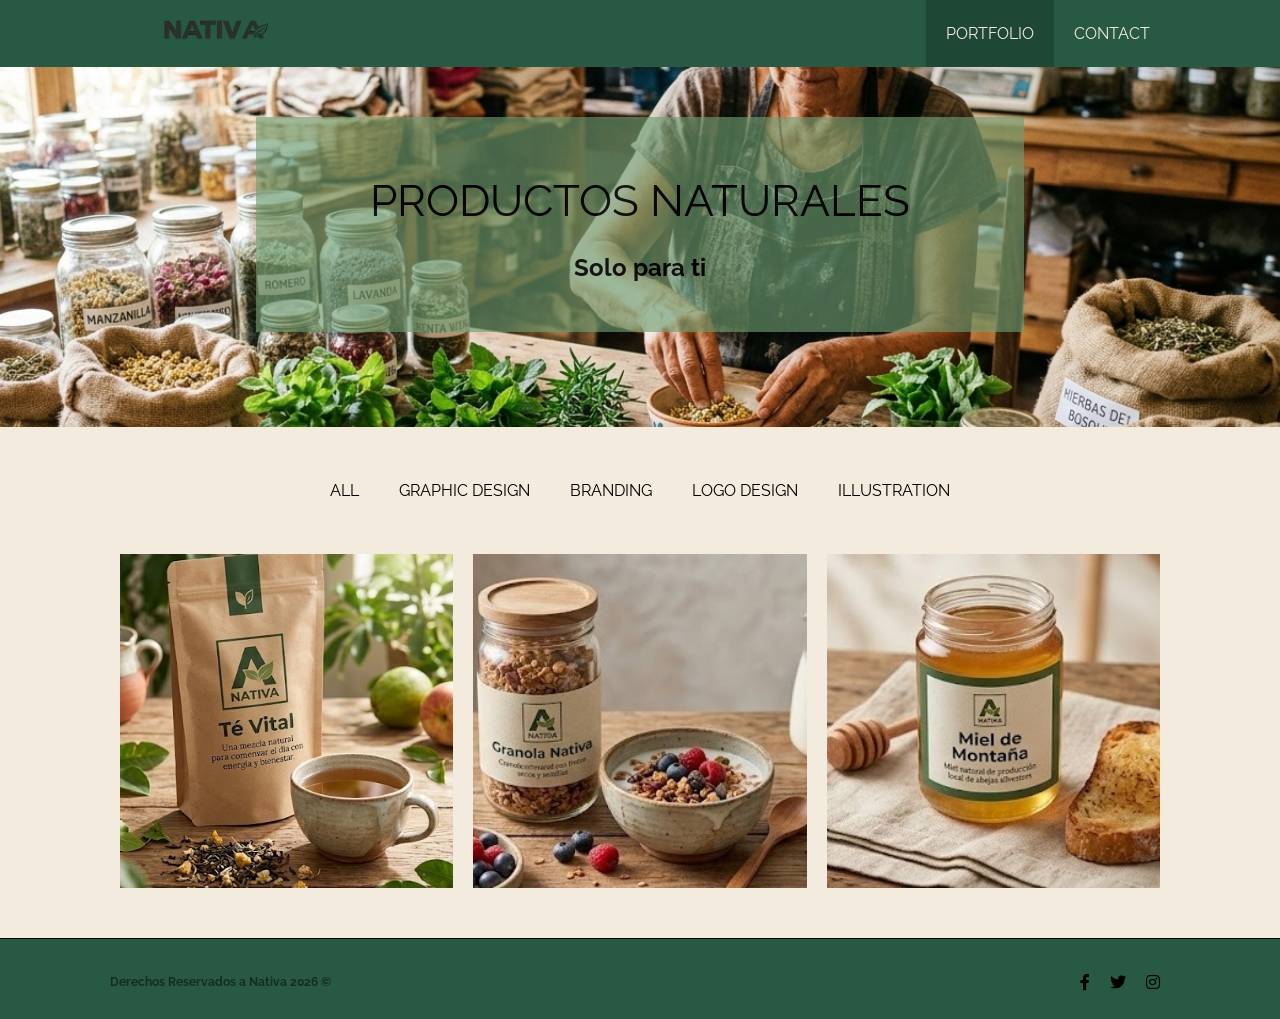
<file: index.html>
<!DOCTYPE html>
<html lang="en">
<head>
  <meta charset="UTF-8">
  <meta name="viewport" content="width=device-width, initial-scale=1.0">
  <link href="https://fonts.googleapis.com/css2?family=Raleway:wght@400;700&display=swap" rel="stylesheet">
  <link rel="stylesheet" href="https://use.fontawesome.com/releases/v5.6.1/css/all.css" integrity="sha384-gfdkjb5BdAXd+lj+gudLWI+BXq4IuLW5IT+brZEZsLFm++aCMlF1V92rMkPaX4PP" crossorigin="anonymous">
  <link rel="stylesheet" href="css/style.css">
  <link rel="stylesheet" media="screen and (max-width: 768px)" href="css/mobile.css">
  <title>Nativa</title>
</head>
<body>
  <header>
    <nav id="navbar">
      <div class="container" >
        <a href="index.html">
        <img src="img/Logo-NATIVA.png" alt="" >
        </a>
        <ul id="main-nav" class="txt-btn">
          <li><a class="current" href="index.html">Portfolio</a></li>
          <li><a href="contact.html">Contact</a></li>
        </ul>
      </div>
    </nav>

    <div id="showcase-home">
      <div class="showcase-banner">
        <h1 class="subpage">Productos Naturales</h1>
        <p class="large">Solo para ti</p>
      </div>
    </div>

  </header>

<section id="portfolio">
  <div class="container">

    <div class="portfolio-nav">
      <ul class="txt-btn">
        <li><a href="#">All</a></li>
        <li><a href="#">Graphic Design</a></li>
        <li><a href="#">Branding</a></li>
        <li><a href="#">Logo Design</a></li>
        <li><a href="#">Illustration</a></li>
      </ul>
    </div>

    <div class="portfolio-content">

      <div class="box">
        <a href="portfolio-1.html">
          <img src="img/portfolio/1-Te-Vital.jpeg" alt="Te Vital">
        </a>
      </div>

      <div class="box">
        <a href="portfolio-2.html">
          <img src="img/portfolio/2-Granola-Nativa.jpeg" alt="Granola Nativa">
        </a>
      </div>

      <div class="box">
        <a href="portfolio-3.html">
          <img src="img/portfolio/3-Miel-de-Montaña.jpeg" alt="Miel de Montaña">
        </a>
      </div>

    </div>

    <div class="portfolio-content">

    </div>

  </div>
</section>


  <hr>

  <footer id="main-footer">
    <div class="container">
      <p class="small">Derechos Reservados a Nativa 2026 &copy;</p>
      <!-- <div class="social"> -->
        <ul>
          <li><a href="https://www.facebook.com/iandyx24" target="_blank"><i class="fab fa-facebook-f"></i></a></li>
          <li><a href="https://x.com/AndresOviedo130" target="_blank"><i class="fab fa-twitter"></i></a></li>
          <li><a href="https://www.instagram.com/iandyx24/?hl=es" target="_blank"><i class="fab fa-instagram"></i></a></li>
        </ul>
      <!-- </div> -->
    </div>
  </footer>

</body>
</html>
</file>
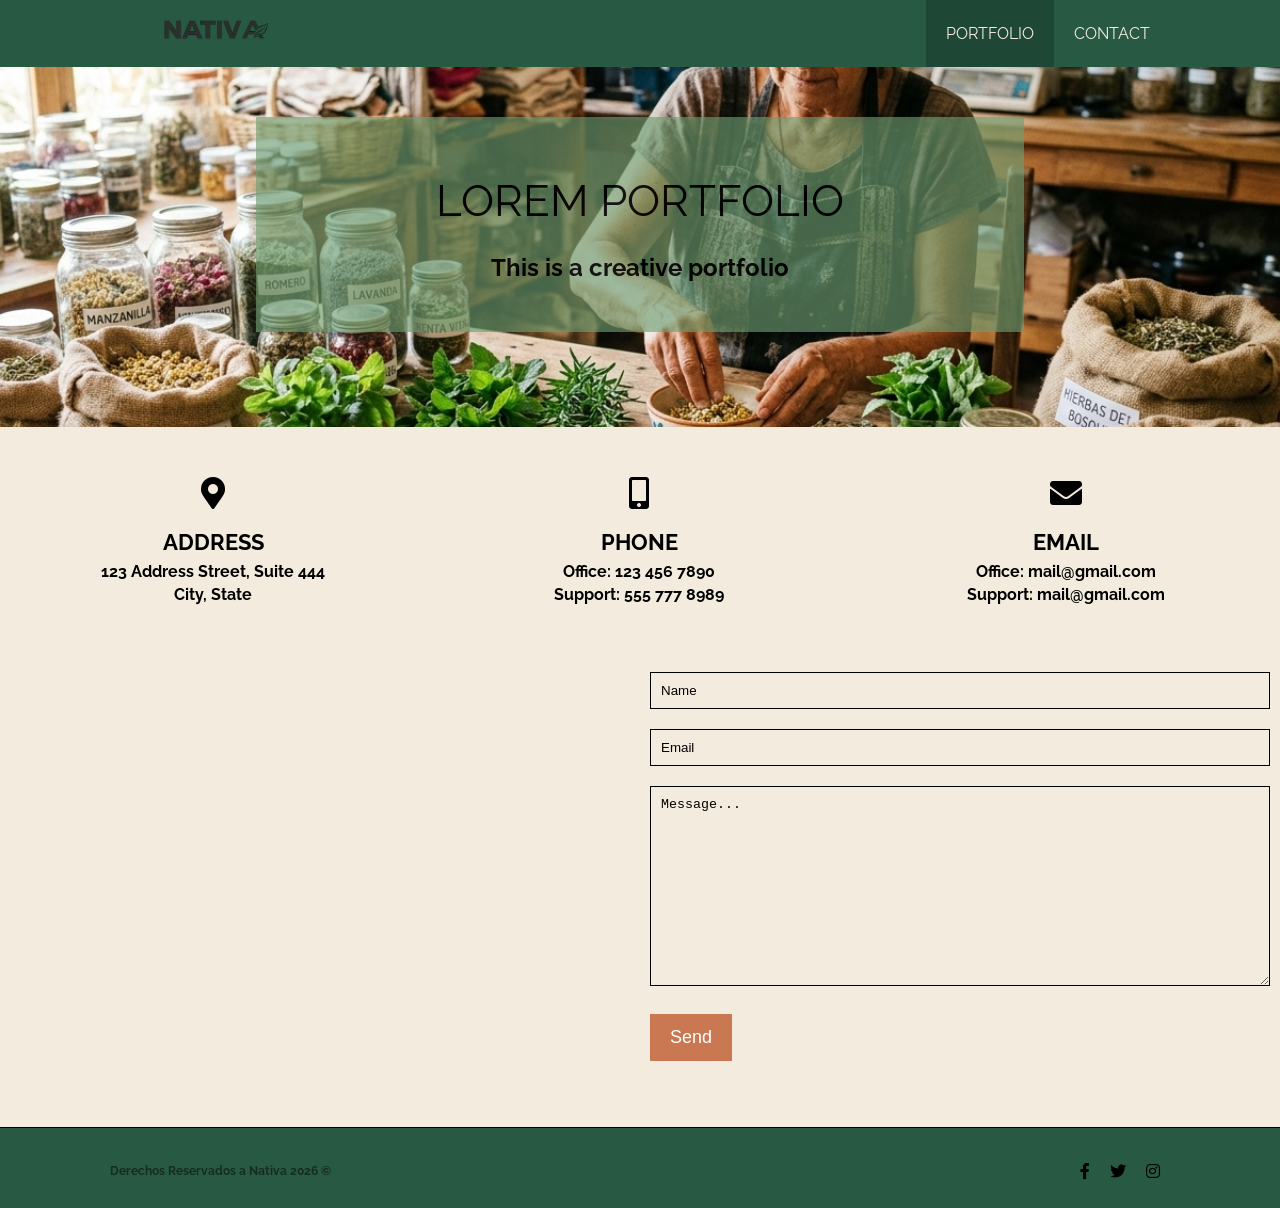
<file: contact.html>
<!DOCTYPE html>
<html lang="en">
<head>
  <meta charset="UTF-8">
  <meta name="viewport" content="width=device-width, initial-scale=1.0">
  <link href="https://fonts.googleapis.com/css2?family=Raleway:wght@400;700&display=swap" rel="stylesheet">
  <link rel="stylesheet" href="https://use.fontawesome.com/releases/v5.6.1/css/all.css" integrity="sha384-gfdkjb5BdAXd+lj+gudLWI+BXq4IuLW5IT+brZEZsLFm++aCMlF1V92rMkPaX4PP" crossorigin="anonymous">
  <link rel="stylesheet" href="css/style.css">
  <link rel="stylesheet" media="screen and (max-width: 768px)" href="css/mobile.css">
  <title>Nativa</title>
</head>
<body>
  <header>
    <nav id="navbar">
      <div class="container" >
        <a href="index.html">
        <img src="img/Logo-NATIVA.png" alt="" >
        </a>
        <ul id="main-nav" class="txt-btn">
          <li><a class="current" href="index.html">Portfolio</a></li>
          <li><a href="contact.html">Contact</a></li>
        </ul>
      </div>
    </nav>

    <div id="showcase-home">
      <div class="showcase-banner">
        <h1 class="subpage">Lorem Portfolio</h1>
        <p class="large">This is a creative portfolio</p>
      </div>
    </div>

  </header>


  <section id="contact">
    <div class="box-contact-features">
      <i class="fas fa-map-marker-alt fa-2x"></i>
      <h4>Address</h4>
      <p>123 Address Street, Suite 444</p>
      <p>City, State</p>
    </div>
    <div class="box-contact-features">
      <i class="fas fa-mobile-alt fa-2x"></i>
      <h4>Phone</h4>
      <p>Office: 123 456 7890</p>
      <p>Support: 555 777 8989</p>
    </div>
    <div class="box-contact-features">
      <i class="fas fa-envelope fa-2x"></i>
      <h4>Email</h4>
      <p>Office: mail@gmail.com</p>
      <p>Support: mail@gmail.com</p>
    </div>
    <div class="features-contact">
      <div class="box-form">
        <iframe src="
https://maps.google.com/maps?width=600&amp;height=400&amp;hl=en&amp;q=Soledad&amp;t=&amp;z=14&amp;ie=UTF8&amp;iwloc=B&amp;output=embed"frameborder="0" style="border:0;" allowfullscreen="" aria-hidden="false" tabindex="0"></iframe>
      </div>
      <div class="box-form">
        <div id="contact-form">
          <div class="single-form">
            <input type="text" value="Name">
          </div>
          <div class="single-form">
            <input type="email" value="Email">
          </div>
          <div class="single-form">
            <textarea name="message" id="" cols="30" rows="10">Message...</textarea>
          </div>
          <div class="single-form">
            <button class="btn btn-dark">Send</button>
          </div>
        </div>
      </div>
    </div>
  </section>

  <hr>

  <footer id="main-footer">
    <div class="container">
        <p class="small">Derechos Reservados a Nativa 2026 &copy;</p>
      <!-- <div class="social"> -->
        <ul>
          <li><a href="#"><i class="fab fa-facebook-f"></i></a></li>
          <li><a href="#"><i class="fab fa-twitter"></i></a></li>
          <li><a href="#"><i class="fab fa-instagram"></i></a></li>
        </ul>
      <!-- </div> -->
    </div>
  </footer>

</body>
</html>
</file>
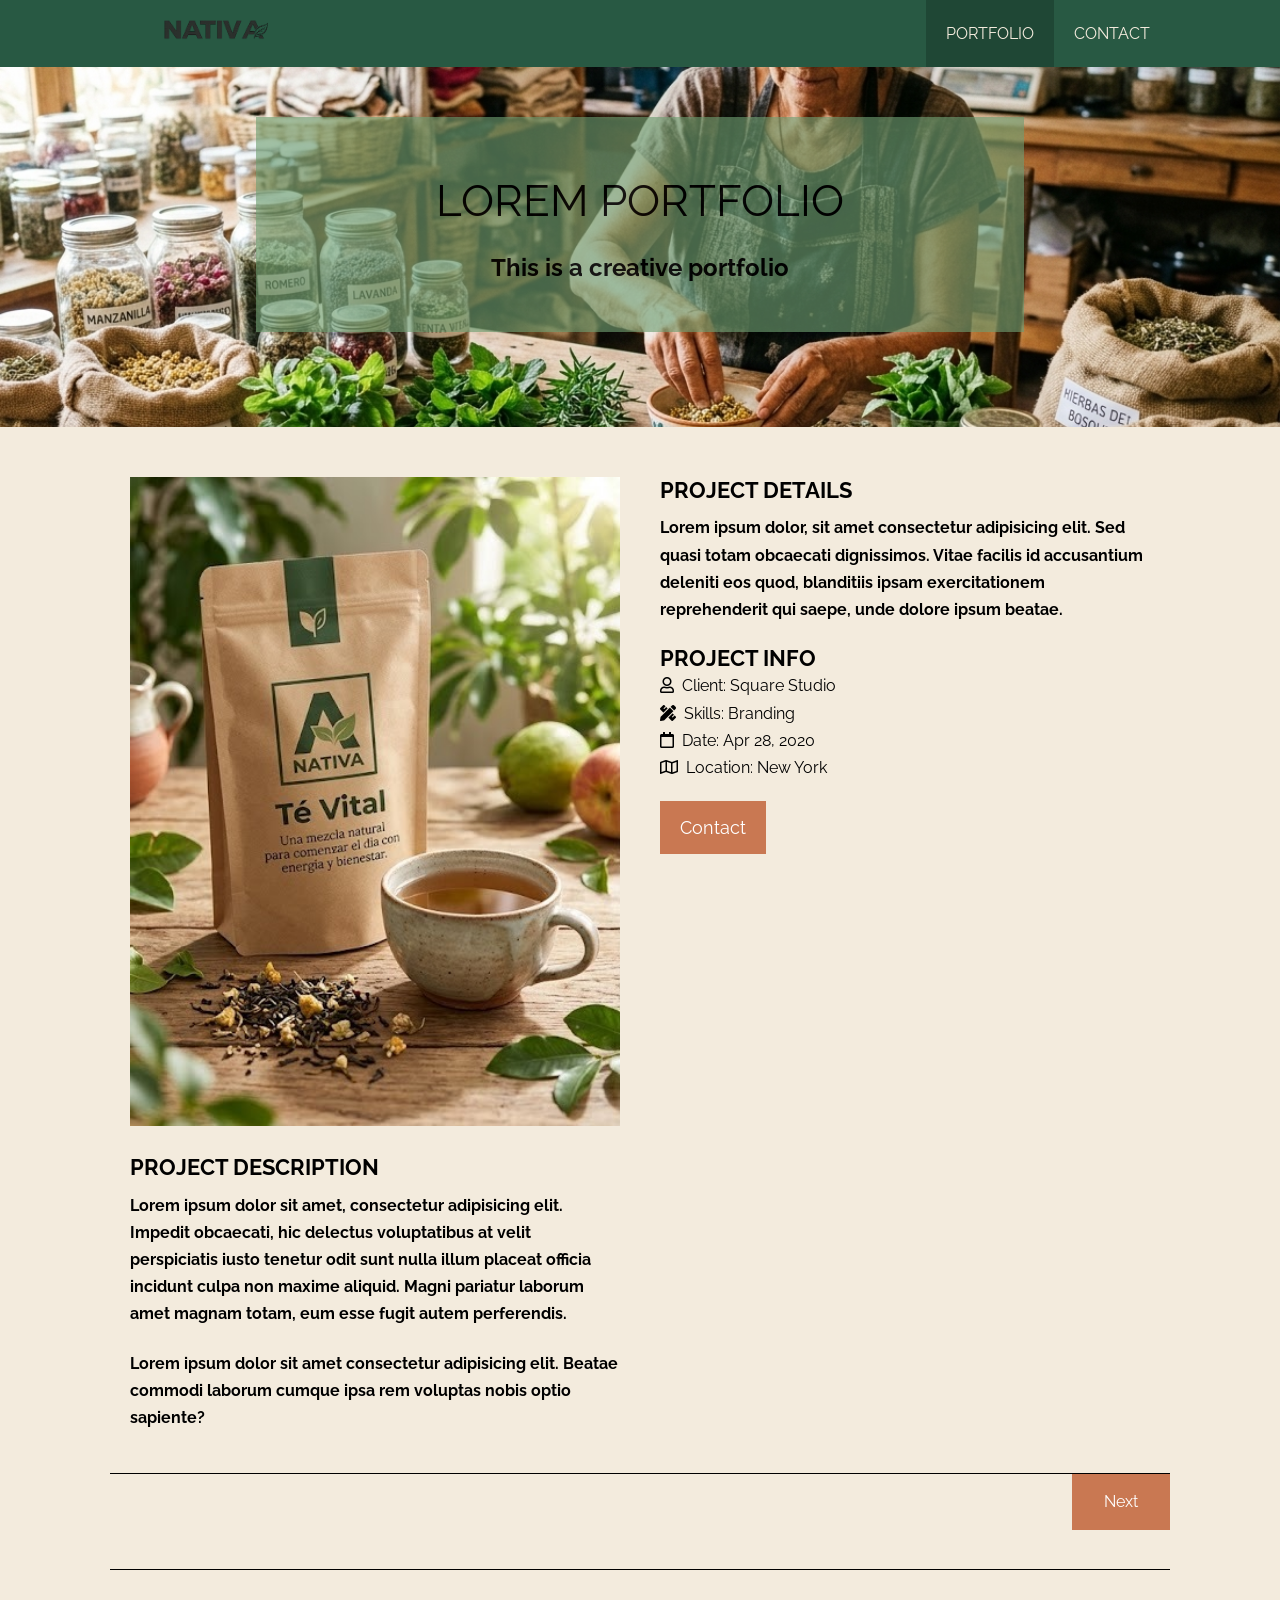
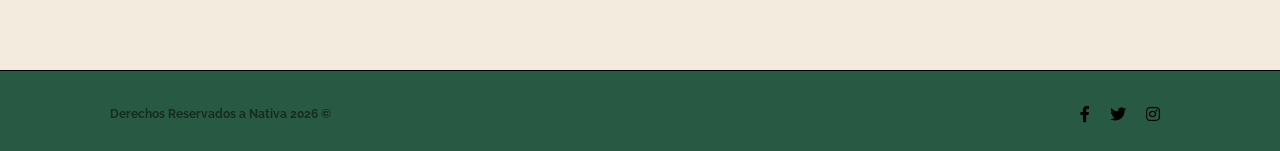
<file: portfolio-1.html>
<!DOCTYPE html>
<html lang="en">
<head>
  <meta charset="UTF-8">
  <meta name="viewport" content="width=device-width, initial-scale=1.0">
  <link href="https://fonts.googleapis.com/css2?family=Raleway:wght@400;700&display=swap" rel="stylesheet">
  <link rel="stylesheet" href="https://use.fontawesome.com/releases/v5.6.1/css/all.css" integrity="sha384-gfdkjb5BdAXd+lj+gudLWI+BXq4IuLW5IT+brZEZsLFm++aCMlF1V92rMkPaX4PP" crossorigin="anonymous">
  <link rel="stylesheet" href="css/style.css">
  <link rel="stylesheet" media="screen and (max-width: 768px)" href="css/mobile.css">
  <title>Nativa</title>
</head>
<body>
  <header>
    <nav id="navbar">
      <div class="container" >
        <a href="index.html">
        <img src="img/Logo-NATIVA.png" alt="" >
        </a>
        <ul id="main-nav" class="txt-btn">
          <li><a class="current" href="index.html">Portfolio</a></li>
          <li><a href="contact.html">Contact</a></li>
        </ul>
      </div>
    </nav>

    <div id="showcase-home">
      <div class="showcase-banner">
        <h1 class="subpage">Lorem Portfolio</h1>
        <p class="large">This is a creative portfolio</p>
      </div>
    </div>

  </header>

  <section class="single-project">
    <div class="container">
      <div class="box-portfolio">
        <img src="img/portfolio/1-Te-Vital.jpeg" alt="">
        <h4>Project Description</h4>
        <p>Lorem ipsum dolor sit amet, consectetur adipisicing elit. Impedit obcaecati, hic delectus voluptatibus at velit perspiciatis iusto tenetur odit sunt nulla illum placeat officia incidunt culpa non maxime aliquid. Magni pariatur laborum amet magnam totam, eum esse fugit autem perferendis.</p>
        <p>Lorem ipsum dolor sit amet consectetur adipisicing elit. Beatae commodi laborum cumque ipsa rem voluptas nobis optio sapiente?</p>
      </div>
      <div class="box-portfolio">
        <h4>Project Details</h4>
        <p>Lorem ipsum dolor, sit amet consectetur adipisicing elit. Sed quasi totam obcaecati dignissimos. Vitae facilis id accusantium deleniti eos quod, blanditiis ipsam exercitationem reprehenderit qui saepe, unde dolore ipsum beatae.</p>
        <h4>Project Info</h4>
        <ul>
          <li><i class="far fa-user"></i> &nbsp;Client: Square Studio</li>
          <li><i class="fas fa-pencil-ruler"></i> &nbsp;Skills: Branding</li>
          <li><i class="far fa-calendar"></i> &nbsp;Date: Apr 28, 2020</li>
          <li><i class="far fa-map"></i> &nbsp;Location: New York</li>
        </ul>
        <a class="btn btn-light"
        href="contact.html">Contact</a>
      </div>
    </div>
      <div class="single-project-btn">
        <div class="container">
          <div class="hr-small"></div>
          <!-- <div class="prev">
            <a href="#" class="btn btn-light">Prev</a>
          </div> -->
          <div class="next">
            <a href="portfolio-2.html" class="btn btn-light">Next</a>
          </div>
          <div class="hr-small-2"></div>
        </div>
      </div>
  </section>

  <hr>

  <footer id="main-footer">
    <div class="container">
            <p class="small">Derechos Reservados a Nativa 2026 &copy;</p>
      <!-- <div class="social"> -->
        <ul>
          <li><a href="https://www.facebook.com/iandyx24" target="_blank"><i class="fab fa-facebook-f"></i></a></li>
          <li><a href="https://x.com/AndresOviedo130" target="_blank"><i class="fab fa-twitter"></i></a></li>
          <li><a href="https://www.instagram.com/iandyx24/?hl=es" target="_blank"><i class="fab fa-instagram"></i></a></li>
        </ul>
      <!-- </div> -->
    </div>
  </footer>

</body>
</html>
</file>
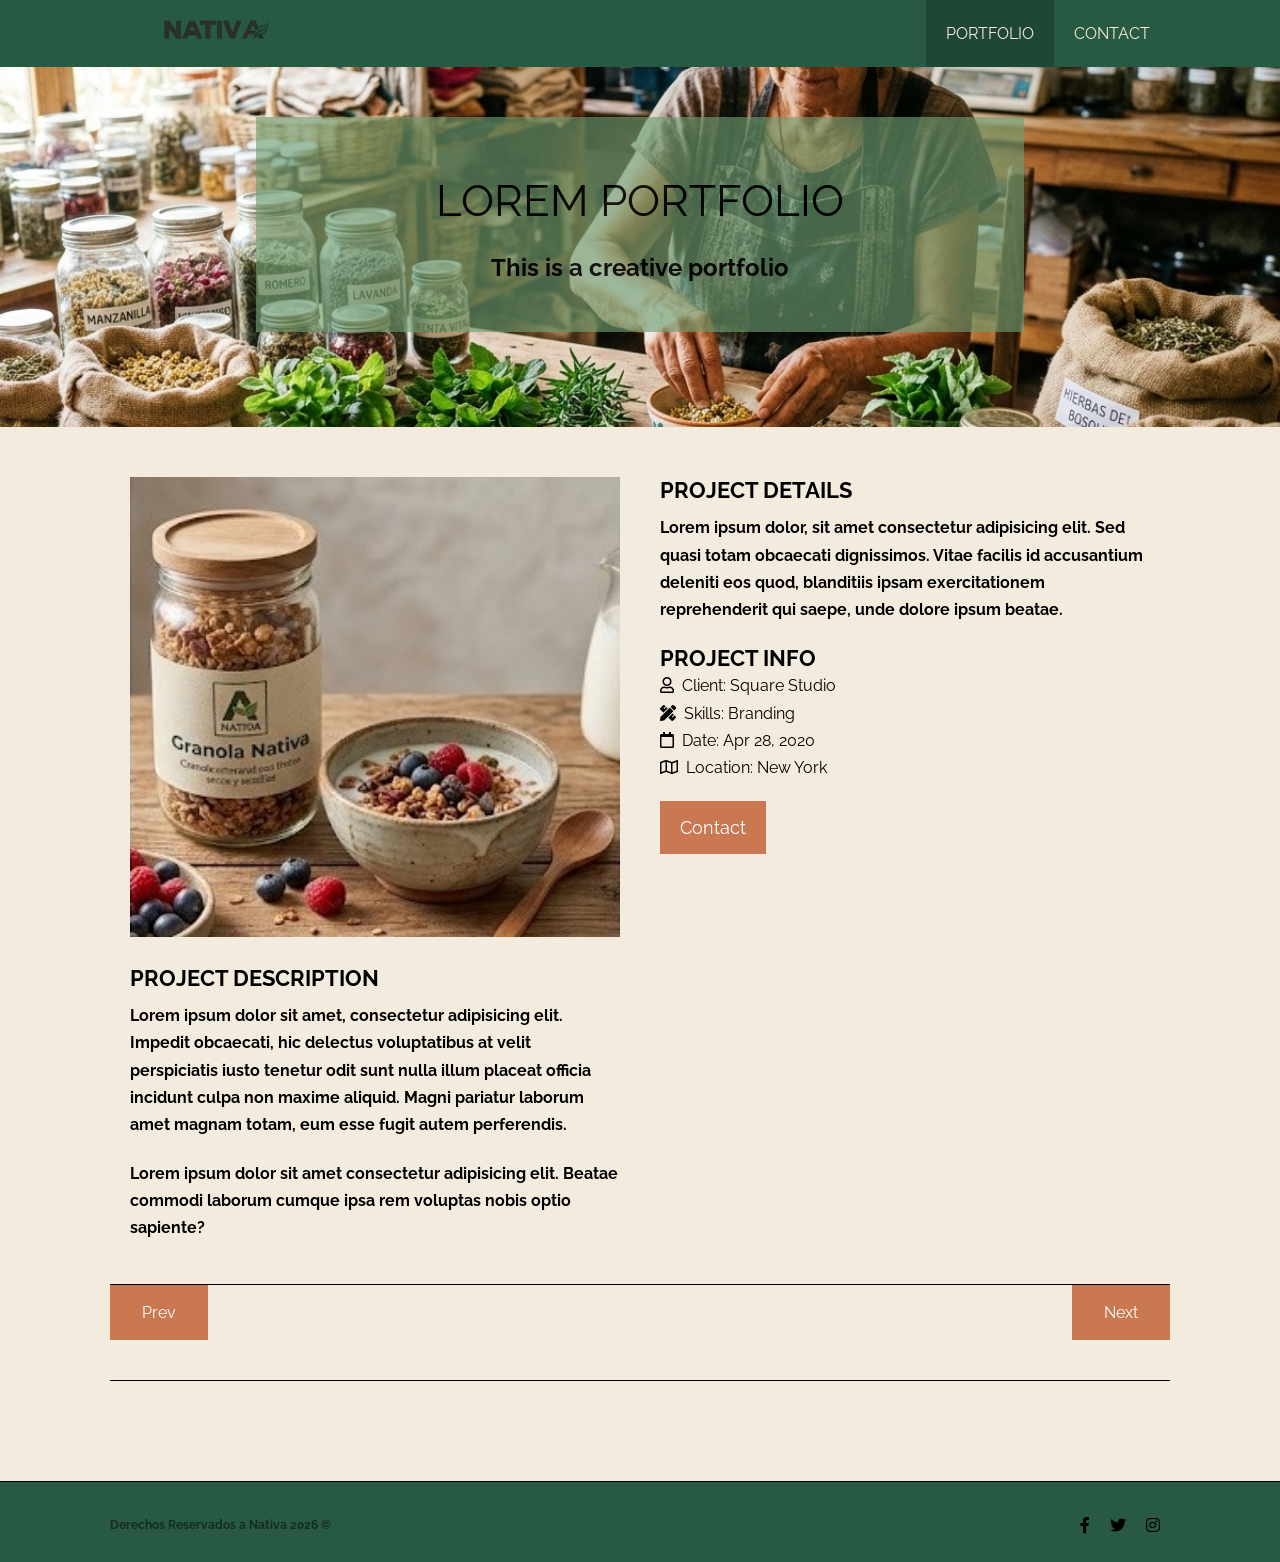
<file: portfolio-2.html>
<!DOCTYPE html>
<html lang="en">
<head>
  <meta charset="UTF-8">
  <meta name="viewport" content="width=device-width, initial-scale=1.0">
  <link href="https://fonts.googleapis.com/css2?family=Raleway:wght@400;700&display=swap" rel="stylesheet">
  <link rel="stylesheet" href="https://use.fontawesome.com/releases/v5.6.1/css/all.css" integrity="sha384-gfdkjb5BdAXd+lj+gudLWI+BXq4IuLW5IT+brZEZsLFm++aCMlF1V92rMkPaX4PP" crossorigin="anonymous">
  <link rel="stylesheet" href="css/style.css">
  <link rel="stylesheet" media="screen and (max-width: 768px)" href="css/mobile.css">
  <title>Nativa</title>
</head>
<body>
  <header>
    <nav id="navbar">
      <div class="container" >
        <a href="index.html">
        <img src="img/Logo-NATIVA.png" alt="" >
        </a>
        <ul id="main-nav" class="txt-btn">
          <li><a class="current" href="index.html">Portfolio</a></li>
          <li><a href="contact.html">Contact</a></li>
        </ul>
      </div>
    </nav>

    <div id="showcase-home">
      <div class="showcase-banner">
        <h1 class="subpage">Lorem Portfolio</h1>
        <p class="large">This is a creative portfolio</p>
      </div>
    </div>

  </header>

  <section class="single-project">
    <div class="container">
      <div class="box-portfolio">
        <img src="img/portfolio/2-Granola-Nativa.jpeg" alt="">
        <h4>Project Description</h4>
        <p>Lorem ipsum dolor sit amet, consectetur adipisicing elit. Impedit obcaecati, hic delectus voluptatibus at velit perspiciatis iusto tenetur odit sunt nulla illum placeat officia incidunt culpa non maxime aliquid. Magni pariatur laborum amet magnam totam, eum esse fugit autem perferendis.</p>
        <p>Lorem ipsum dolor sit amet consectetur adipisicing elit. Beatae commodi laborum cumque ipsa rem voluptas nobis optio sapiente?</p>
      </div>
      <div class="box-portfolio">
        <h4>Project Details</h4>
        <p>Lorem ipsum dolor, sit amet consectetur adipisicing elit. Sed quasi totam obcaecati dignissimos. Vitae facilis id accusantium deleniti eos quod, blanditiis ipsam exercitationem reprehenderit qui saepe, unde dolore ipsum beatae.</p>
        <h4>Project Info</h4>
        <ul>
          <li><i class="far fa-user"></i> &nbsp;Client: Square Studio</li>
          <li><i class="fas fa-pencil-ruler"></i> &nbsp;Skills: Branding</li>
          <li><i class="far fa-calendar"></i> &nbsp;Date: Apr 28, 2020</li>
          <li><i class="far fa-map"></i> &nbsp;Location: New York</li>
        </ul>
        <a class="btn btn-light"
        href="contact.html">Contact</a>
      </div>
    </div>
      <div class="single-project-btn">
        <div class="container">
          <div class="hr-small"></div>
          <div class="prev">
            <a href="portfolio-1.html" class="btn btn-light">Prev</a>
          </div>
          <div class="next">
            <a href="portfolio-3.html" class="btn btn-light">Next</a>
          </div>
          <div class="hr-small-2"></div>
        </div>
      </div>
  </section>

  <hr>

  <footer id="main-footer">
    <div class="container">
            <p class="small">Derechos Reservados a Nativa 2026 &copy;</p>
      <!-- <div class="social"> -->
        <ul>
          <li><a href="https://www.facebook.com/iandyx24" target="_blank"><i class="fab fa-facebook-f"></i></a></li>
          <li><a href="https://x.com/AndresOviedo130" target="_blank"><i class="fab fa-twitter"></i></a></li>
          <li><a href="https://www.instagram.com/iandyx24/?hl=es" target="_blank"><i class="fab fa-instagram"></i></a></li>
        </ul>
      <!-- </div> -->
    </div>
  </footer>

</body>
</html>
</file>
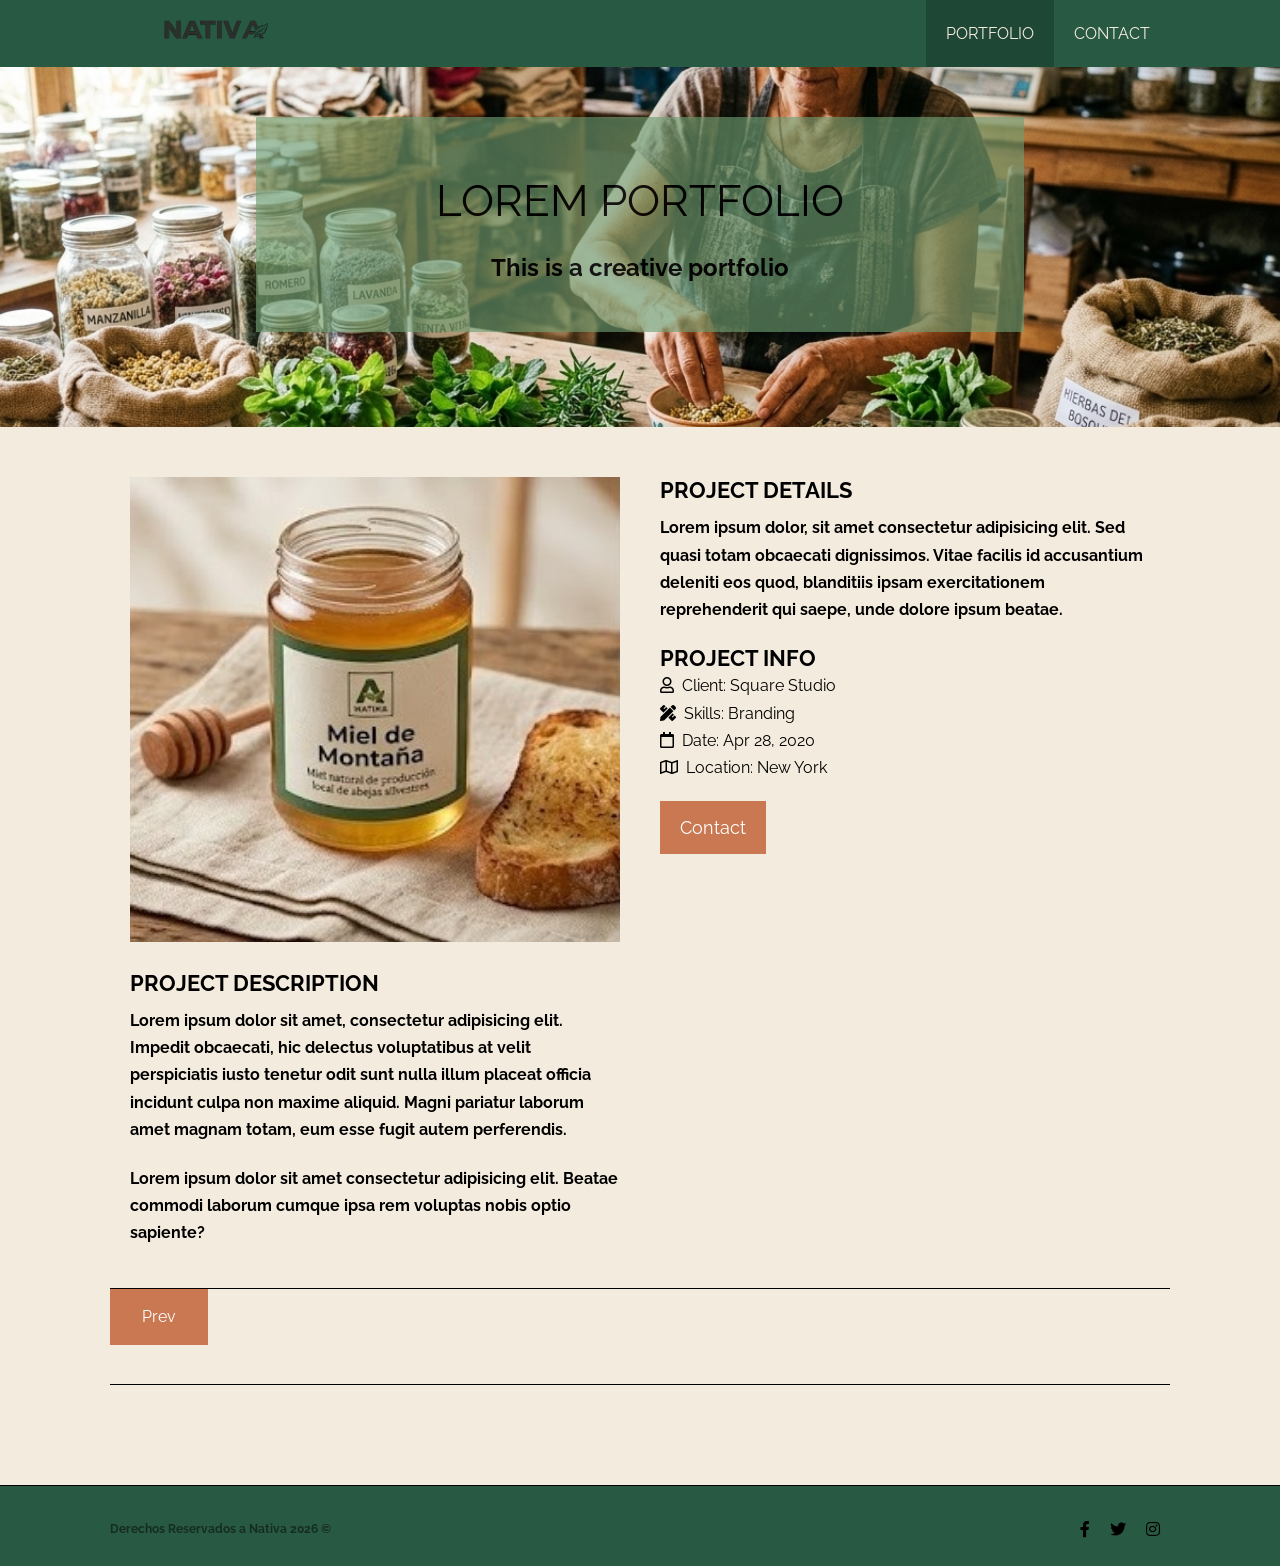
<file: portfolio-3.html>
<!DOCTYPE html>
<html lang="en">
<head>
  <meta charset="UTF-8">
  <meta name="viewport" content="width=device-width, initial-scale=1.0">
  <link href="https://fonts.googleapis.com/css2?family=Raleway:wght@400;700&display=swap" rel="stylesheet">
  <link rel="stylesheet" href="https://use.fontawesome.com/releases/v5.6.1/css/all.css" integrity="sha384-gfdkjb5BdAXd+lj+gudLWI+BXq4IuLW5IT+brZEZsLFm++aCMlF1V92rMkPaX4PP" crossorigin="anonymous">
  <link rel="stylesheet" href="css/style.css">
  <link rel="stylesheet" media="screen and (max-width: 768px)" href="css/mobile.css">
  <title>Nativa</title>
</head>
<body>
  <header>
    <nav id="navbar">
      <div class="container" >
        <a href="index.html">
        <img src="img/Logo-NATIVA.png" alt="" >
        </a>
        <ul id="main-nav" class="txt-btn">
          <li><a class="current" href="index.html">Portfolio</a></li>
          <li><a href="contact.html">Contact</a></li>
        </ul>
      </div>
    </nav>

    <div id="showcase-home">
      <div class="showcase-banner">
        <h1 class="subpage">Lorem Portfolio</h1>
        <p class="large">This is a creative portfolio</p>
      </div>
    </div>

  </header>

  <section class="single-project">
    <div class="container">
      <div class="box-portfolio">
        <img src="img/portfolio/3-Miel-de-Montaña.jpeg" alt="">
        <h4>Project Description</h4>
        <p>Lorem ipsum dolor sit amet, consectetur adipisicing elit. Impedit obcaecati, hic delectus voluptatibus at velit perspiciatis iusto tenetur odit sunt nulla illum placeat officia incidunt culpa non maxime aliquid. Magni pariatur laborum amet magnam totam, eum esse fugit autem perferendis.</p>
        <p>Lorem ipsum dolor sit amet consectetur adipisicing elit. Beatae commodi laborum cumque ipsa rem voluptas nobis optio sapiente?</p>
      </div>
      <div class="box-portfolio">
        <h4>Project Details</h4>
        <p>Lorem ipsum dolor, sit amet consectetur adipisicing elit. Sed quasi totam obcaecati dignissimos. Vitae facilis id accusantium deleniti eos quod, blanditiis ipsam exercitationem reprehenderit qui saepe, unde dolore ipsum beatae.</p>
        <h4>Project Info</h4>
        <ul>
          <li><i class="far fa-user"></i> &nbsp;Client: Square Studio</li>
          <li><i class="fas fa-pencil-ruler"></i> &nbsp;Skills: Branding</li>
          <li><i class="far fa-calendar"></i> &nbsp;Date: Apr 28, 2020</li>
          <li><i class="far fa-map"></i> &nbsp;Location: New York</li>
        </ul>
        <a class="btn btn-light"
        href="contact.html">Contact</a>
      </div>
    </div>
      <div class="single-project-btn">
        <div class="container">
          <div class="hr-small"></div>
          <div class="prev">
            <a href="portfolio-2.html" class="btn btn-light">Prev</a>
          </div>
          <div class="hr-small-2"></div>
        </div>
      </div>
  </section>

  <hr>

  <footer id="main-footer">
    <div class="container">
            <p class="small">Derechos Reservados a Nativa 2026 &copy;</p>
      <!-- <div class="social"> -->
        <ul>
          <li><a href="https://www.facebook.com/iandyx24" target="_blank"><i class="fab fa-facebook-f"></i></a></li>
          <li><a href="https://x.com/AndresOviedo130" target="_blank"><i class="fab fa-twitter"></i></a></li>
          <li><a href="https://www.instagram.com/iandyx24/?hl=es" target="_blank"><i class="fab fa-instagram"></i></a></li>
        </ul>
      <!-- </div> -->
    </div>
  </footer>

</body>
</html>
</file>
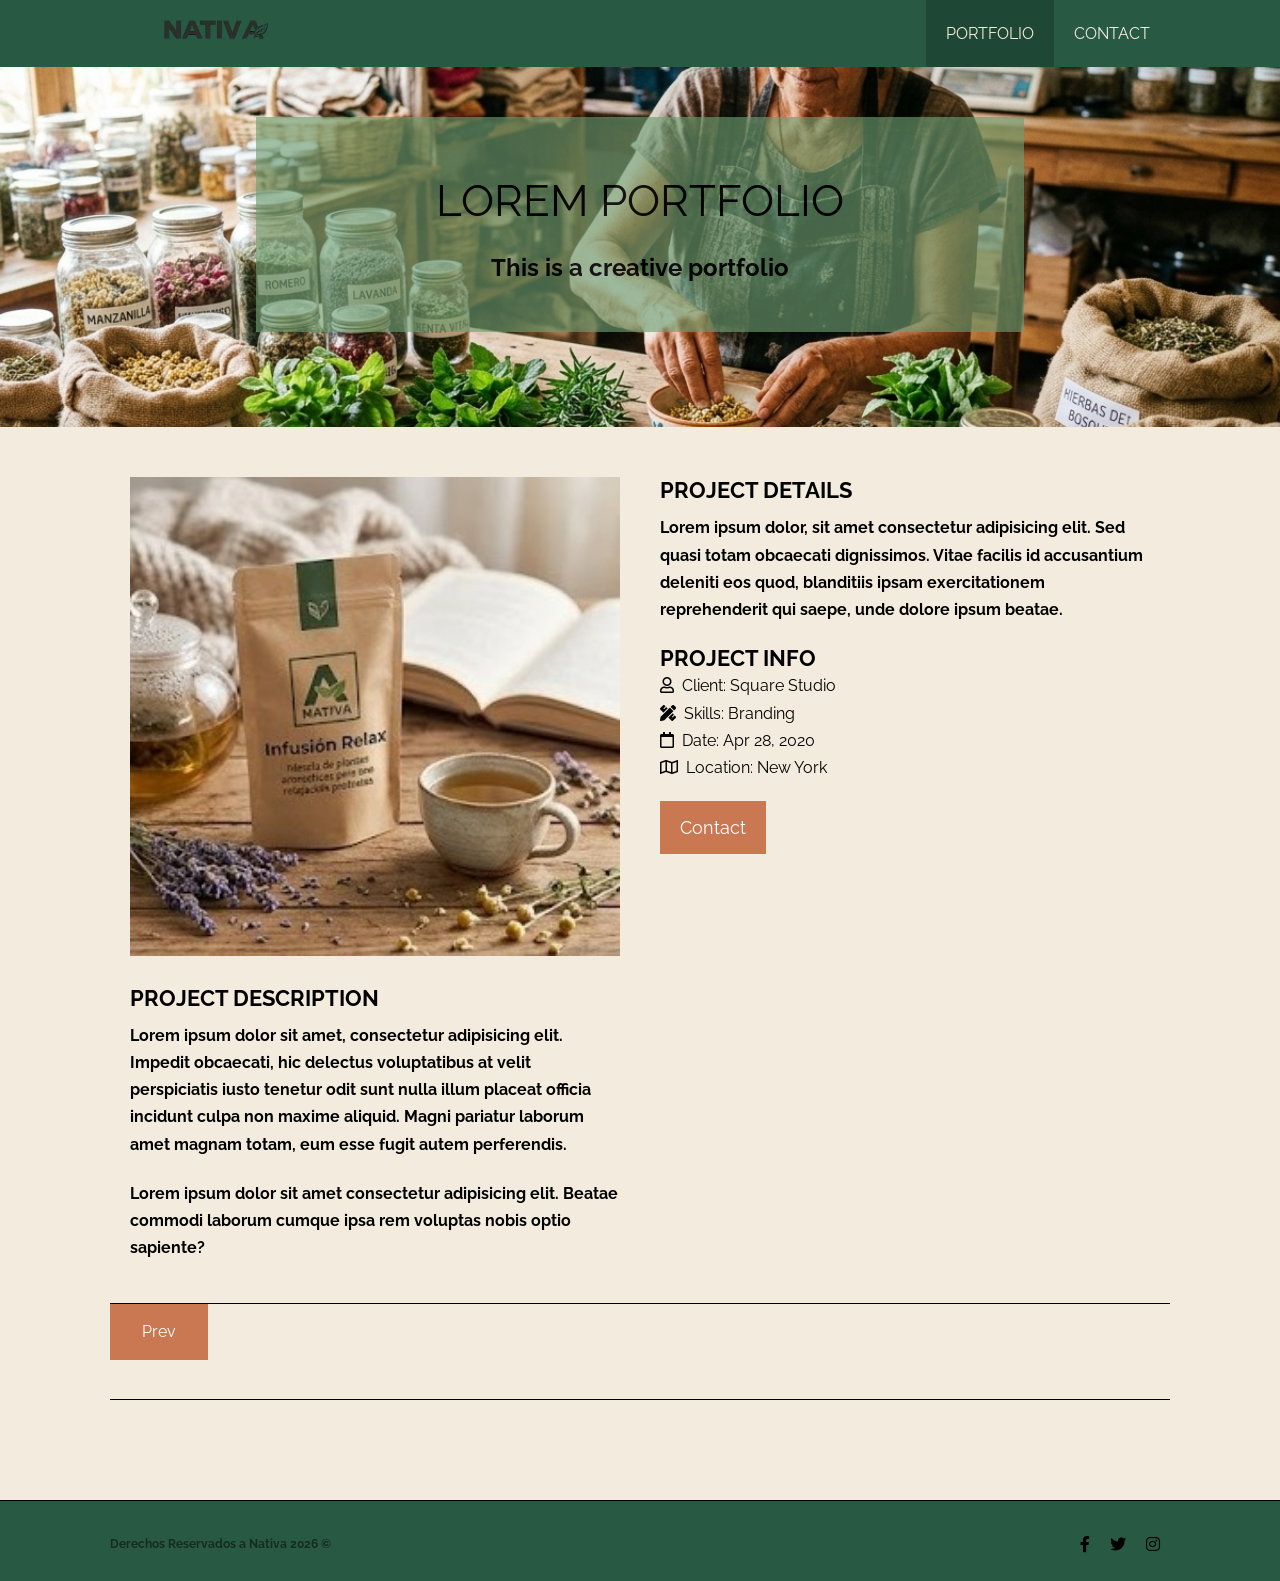
<file: portfolio-4.html>
<!DOCTYPE html>
<html lang="en">
<head>
  <meta charset="UTF-8">
  <meta name="viewport" content="width=device-width, initial-scale=1.0">
  <link href="https://fonts.googleapis.com/css2?family=Raleway:wght@400;700&display=swap" rel="stylesheet">
  <link rel="stylesheet" href="https://use.fontawesome.com/releases/v5.6.1/css/all.css" integrity="sha384-gfdkjb5BdAXd+lj+gudLWI+BXq4IuLW5IT+brZEZsLFm++aCMlF1V92rMkPaX4PP" crossorigin="anonymous">
  <link rel="stylesheet" href="css/style.css">
  <link rel="stylesheet" media="screen and (max-width: 768px)" href="css/mobile.css">
  <title>Nativa</title>
</head>
<body>
  <header>
    <nav id="navbar">
      <div class="container" >
        <a href="index.html">
        <img src="img/Logo-NATIVA.png" alt="" >
        </a>
        <ul id="main-nav" class="txt-btn">
          <li><a class="current" href="index.html">Portfolio</a></li>
          <li><a href="contact.html">Contact</a></li>
        </ul>
      </div>
    </nav>

    <div id="showcase-home">
      <div class="showcase-banner">
        <h1 class="subpage">Lorem Portfolio</h1>
        <p class="large">This is a creative portfolio</p>
      </div>
    </div>

  </header>

  <section class="single-project">
    <div class="container">
      <div class="box-portfolio">
        <img src="img/portfolio/4-Infusion-Relax.jpeg" alt="">
        <h4>Project Description</h4>
        <p>Lorem ipsum dolor sit amet, consectetur adipisicing elit. Impedit obcaecati, hic delectus voluptatibus at velit perspiciatis iusto tenetur odit sunt nulla illum placeat officia incidunt culpa non maxime aliquid. Magni pariatur laborum amet magnam totam, eum esse fugit autem perferendis.</p>
        <p>Lorem ipsum dolor sit amet consectetur adipisicing elit. Beatae commodi laborum cumque ipsa rem voluptas nobis optio sapiente?</p>
      </div>
      <div class="box-portfolio">
        <h4>Project Details</h4>
        <p>Lorem ipsum dolor, sit amet consectetur adipisicing elit. Sed quasi totam obcaecati dignissimos. Vitae facilis id accusantium deleniti eos quod, blanditiis ipsam exercitationem reprehenderit qui saepe, unde dolore ipsum beatae.</p>
        <h4>Project Info</h4>
        <ul>
          <li><i class="far fa-user"></i> &nbsp;Client: Square Studio</li>
          <li><i class="fas fa-pencil-ruler"></i> &nbsp;Skills: Branding</li>
          <li><i class="far fa-calendar"></i> &nbsp;Date: Apr 28, 2020</li>
          <li><i class="far fa-map"></i> &nbsp;Location: New York</li>
        </ul>
        <a class="btn btn-light"
        href="contact.html">Contact</a>
      </div>
    </div>
      <div class="single-project-btn">
        <div class="container">
          <div class="hr-small"></div>
          <div class="prev">
            <a href="portfolio-3.html" class="btn btn-light">Prev</a>
          </div>
          <div class="hr-small-2"></div>
        </div>
      </div>
  </section>

  <hr>

  <footer id="main-footer">
    <div class="container">
            <p class="small">Derechos Reservados a Nativa 2026 &copy;</p>
      <!-- <div class="social"> -->
        <ul>
          <li><a href="https://www.facebook.com/iandyx24" target="_blank"><i class="fab fa-facebook-f"></i></a></li>
          <li><a href="https://x.com/AndresOviedo130" target="_blank"><i class="fab fa-twitter"></i></a></li>
          <li><a href="https://www.instagram.com/iandyx24/?hl=es" target="_blank"><i class="fab fa-instagram"></i></a></li>
        </ul>
      <!-- </div> -->
    </div>
  </footer>

</body>
</html>
</file>
<file: css/style.css>
/* =========================================
   VARIABLES
========================================= */

:root {
  --main-color: #F3EBDD;
  --primary-color: #c4c4c4;
  --secondary-color: #f9f9f9;

  --green-dark: #285943;
  --green-light: #6F9E73;

  --black: #000000;
}


/* =========================================
   RESET
========================================= */

* {
  margin: 0;
  padding: 0;
  box-sizing: border-box;
}


/* =========================================
   MAIN STYLING
========================================= */

html,
body {
  font-family: 'Raleway', sans-serif;
  color: #000000;
  line-height: 1.7em;
  background-color: #F3EBDD;
}

a {
  color: #000000;
  text-decoration: none;
}


/* =========================================
   LOGO
========================================= */

#navbar img {
  max-height: 45px;
  width: auto;
}


/* =========================================
   TEXTOS
========================================= */

h1 {
  padding-bottom: 20px;
  font-size: 44px;
  font-weight: normal;
  text-transform: uppercase;
  color: #000000;
}

h4 {
  font-size: 22px;
  font-weight: bold;
  text-transform: uppercase;
  color: #000000;
}

h1.logo {
  font-size: 2.25em;
  font-weight: bold;
  color: #000000;
}

p {
  margin: 10px 0;
  font-size: 1em;
  color: #000000;
}

p.small {
  font-size: 12px;
}

p.large {
  font-size: 24px;
}

.txt-btn {
  font-size: 1em;
  text-transform: uppercase;
}


/* =========================================
   LÍNEAS
========================================= */

hr {
  border: 0;
  border-top: 1px solid #000000;
}


/* =========================================
   CONTAINER
========================================= */

.container {
  margin: auto;
  max-width: 1100px;
  overflow: auto;
  padding: 0 20px;
}


/* =========================================
   BOTONES
========================================= */

.btn {
  display: inline-block;
  font-size: 1.125em;
  padding: 13px 20px;
  border: none;
  cursor: pointer;
}

.btn:hover {
  background-color: #000000;
  color: #F3EBDD;
}

.btn-light {
  background-color: #F3EBDD;
  color: #000000;
}

.btn-dark {
  background-color: #000000;
  color: #F3EBDD;
}


/* =========================================
   HEADER
========================================= */

header {
  background-color: #285943;
}


/* =========================================
   NAVBAR
========================================= */

#navbar {
  overflow: auto;
  background-color: #285943;
}

#navbar .container {
  display: flex;
  justify-content: space-between;
  align-items: center;
}

#navbar .logo {
  float: left;
  padding-top: 20px;
  color: #000000;
}

#navbar ul {
  list-style: none;
  float: right;
}

#navbar ul li {
  float: left;
}

#navbar ul li a {
  display: block;
  padding: 20px;
  text-align: center;
  color: #F3EBDD;
  transition: background-color 0.3s ease, color 0.3s ease;
}

/* BOTÓN DE LA PÁGINA ACTUAL */
#navbar ul li a.current {
  background-color: #1f4735;
  color: #F3EBDD;
}

/* CUANDO PASAS EL MOUSE */
#navbar ul li a:hover {
  background-color: #3b7358;
  color: #F3EBDD;
}


/* =========================================
   SHOWCASE HOME
========================================= */
#showcase-home {
  background-image: url("../img/portfolio/De-fondo.jfif");
  background-repeat: no-repeat;
  background-position: center center;
  background-size: cover;
  min-height: 40vh;
  padding: 50px 0;
}

#showcase-home .showcase-banner {
  background-color: rgba(111, 158, 115, 0.7);
  min-height: 200px;
  width: 60%;
  margin: auto;
  padding: 40px;
  box-sizing: border-box;
  text-align: center;
  color: #000;
}


#showcase-home .showcase-banner {
  opacity: 0.9;
}


/* =========================================
   SHOWCASE
========================================= */

#showcase {
  background-color: #F3EBDD;
  height: 40vh;
  padding: 50px;
}

#showcase .showcase-banner {
  background-color: #f9f9f9;
  height: 100%;
  width: 60%;
  margin: auto;
  padding-top: 40px;
  text-align: center;
  color: #000000;
}

#showcase h1,
#showcase-home h1 {
  padding: 30px;
  color: #000000;
}


/* =========================================
   PORTFOLIO
========================================= */

#portfolio {
  text-align: center;
  padding-top: 30px;
  padding-bottom: 40px;
  width: 100%;
  background-color: #F3EBDD;
  color: #000000;
}

#portfolio .portfolio-nav {
  display: table;
  margin: 0 auto;
  padding-bottom: 20px;
}

#portfolio ul {
  list-style: none;
  float: right;
}

#portfolio ul li {
  float: left;
}

#portfolio ul li a {
  display: block;
  padding: 20px;
  text-align: center;
  color: #000000;
}

#portfolio ul li a:hover {
  background-color: #000000;
  color: #F3EBDD;
}


/* =========================================
   PORTFOLIO CONTENT
========================================= */

.portfolio-content {
  width: 100%;
  overflow: hidden;
}


/* =========================================
   PORTFOLIO BOXES
========================================= */

.box {
  float: left;
  width: 33.333%;
  padding: 10px;
}

/* Todas las imágenes tienen
   exactamente la misma proporción */

.box img {
  width: 100%;
  aspect-ratio: 1 / 1;
  object-fit: cover;
  display: block;
}


/* Efecto al pasar el mouse */

.box a {
  display: block;
  overflow: hidden;
}

.box a:hover img {
  transform: scale(1.05);
  transition: transform 0.3s ease;
}


/* =========================================
   SINGLE PROJECT
========================================= */

.single-project {
  padding-top: 30px;
  padding-bottom: 100px;
  color: #000000;
}

.single-project img {
  padding-bottom: 20px;
}

.box-portfolio {
  float: left;
  width: 50%;
  padding: 20px;
}

.box-portfolio p {
  padding-bottom: 12px;
  color: #000000;
}

.box-portfolio img {
  width: 100%;
}

.box-portfolio ul {
  list-style: none;
  padding-bottom: 20px;
}

.single-project .single-project-btn .prev {
  padding-top: 20px;
  float: left;
}

.single-project .single-project-btn .next {
  padding-top: 20px;
  float: right;
}


/* =========================================
   LÍNEAS DEL SINGLE PROJECT
========================================= */

.single-project .hr-small {
  background: #000000;
  height: 1px;
  float: none;
}

.single-project .hr-small-2 {
  background: #000000;
  height: 1px;
  margin-top: 95px;
}


/* =========================================
   CONTACT
========================================= */

#contact {
  height: 700px;
  padding-top: 50px;
  padding-bottom: 100px;
  background-color: #F3EBDD;
  color: #000000;
}

#contact .box-contact-features {
  float: left;
  width: 33.3%;
  text-align: center;
  color: #000000;
}

#contact .box-contact-features i {
  padding-bottom: 20px;
  color: #000000;
}

#contact .box-contact-features p {
  line-height: .8em;
  color: #000000;
}

#contact .features-contact .box-form {
  float: left;
  width: 50%;
  padding: 60px 10px 20px 10px;
}

#contact .features-contact .box-form iframe {
  width: 100%;
  height: 400px;
}


/* =========================================
   CONTACT FORM
========================================= */

#contact #contact-form .single-form {
  margin-bottom: 20px;
}

#contact-form label {
  display: block;
  margin-bottom: 5px;
  color: #000000;
}

#contact-form input,
#contact-form textarea {
  width: 100%;
  padding: 10px;
  border: 1px solid #000000;
  background-color: #F3EBDD;
  color: #000000;
}

#contact-form textarea {
  height: 200px;
}

#contact-form input:focus,
#contact-form textarea:focus {
  outline: none;
  border-color: #285943;
}


/* =========================================
   FOOTER
========================================= */

#main-footer {
  height: 80px;
  padding-top: 20px;
  background-color: #285943;
  color: #000000;
}

#main-footer p {
  float: left;
}


/* =========================================
   LOREM PORTFOLIO
========================================= */

#main-footer p.small {
  color: rgba(7, 7, 7, 0.55);
}

p {
  font-weight: bold; 
}


/* =========================================
   SOCIAL ICONS
========================================= */

#main-footer ul {
  float: right;
  list-style: none;
}

#main-footer ul li {
  float: left;
}

#main-footer ul li i {
  color: #000000;
}

#main-footer ul li a {
  display: block;
  padding: 10px;
  text-align: center;
  color: #000000;
}

#main-footer ul li a:hover {
  background-color: #000000;
  color: #F3EBDD;
}

#main-footer ul li a:hover i {
  color: #F3EBDD;
}

/* =========================================
   BOTONES GENERALES
========================================= */

.btn {
  display: inline-block;
  font-size: 1.125em;
  padding: 13px 20px;
  border: none;
  cursor: pointer;
  background-color: #C97852;
  color: #ffffff;
  text-decoration: none;
  transition: all 0.3s ease;
}


/* =========================================
   BOTÓN CONTACT
========================================= */

.btn-light,
.btn-dark {
  background-color: #C97852;
  color: #ffffff;
}

.btn:hover,
.btn-light:hover,
.btn-dark:hover {
  background-color: #000000;
  color: #F3EBDD;
}


/* =========================================
   BOTONES PREV / NEXT
========================================= */

.single-project .single-project-btn .prev,
.single-project .single-project-btn .next {
  display: inline-block;
  padding: 5px 12px;
  background-color: #C97852;
  color: #ffffff;
  font-size: 14px;
  line-height: 1.4em;
  text-decoration: none;
  border: none;
  cursor: pointer;
  transition: all 0.3s ease;
}


/* Posición PREV */

.single-project .single-project-btn .prev {
  padding-top: 5px;
  float: left;
}


/* Posición NEXT */

.single-project .single-project-btn .next {
  padding-top: 5px;
  float: right;
}


/* Hover PREV / NEXT */

.single-project .single-project-btn .prev:hover,
.single-project .single-project-btn .next:hover {
  background-color: #000000;
  color: #F3EBDD;
}
</file>
<file: css/mobile.css>
/* Navbar */
#navbar .logo{
  float: none;
  text-align: center;
}

#navbar ul, 
#navbar ul li {
  float: none;
}

#navbar ul li a {
  padding: 5px;
}

/* Showcase */
#showcase-home {
  height: 30vh;
  padding: 10px;
}

#showcase .showcase-banner,
#showcase-home .showcase-banner{
  /* background: var(--secondary-color); */
  height: 100%;
  width: 80%;
}

#showcase h1,
#showcase-home h1 {
  font-size: 30px;
  line-height: 1em;
  padding: 10px;
}

#showcase p,
#showcase-home p {
  font-size: 18px;
}

/* Portfolio */
#portfolio .portfolio-nav {
  display: none;
}

.box {
  float: none;
  width: 100%;
  padding:10px;
}

/* Contact */
#contact {
  height: 100%;
}

#contact .box-contact-features {
  float: none;
  width: 100%;
}

#contact .features-contact .box-form{
  float: none;
  width: 100%;
}

/* Single Project */
.box-portfolio {
  float: none;
  width: 100%;
}


/* Footer */
#main-footer {
  text-align: center;
}

#main-footer p,
#main-footer ul,
#main-footer ul li {
  float: none;
}
</file>
